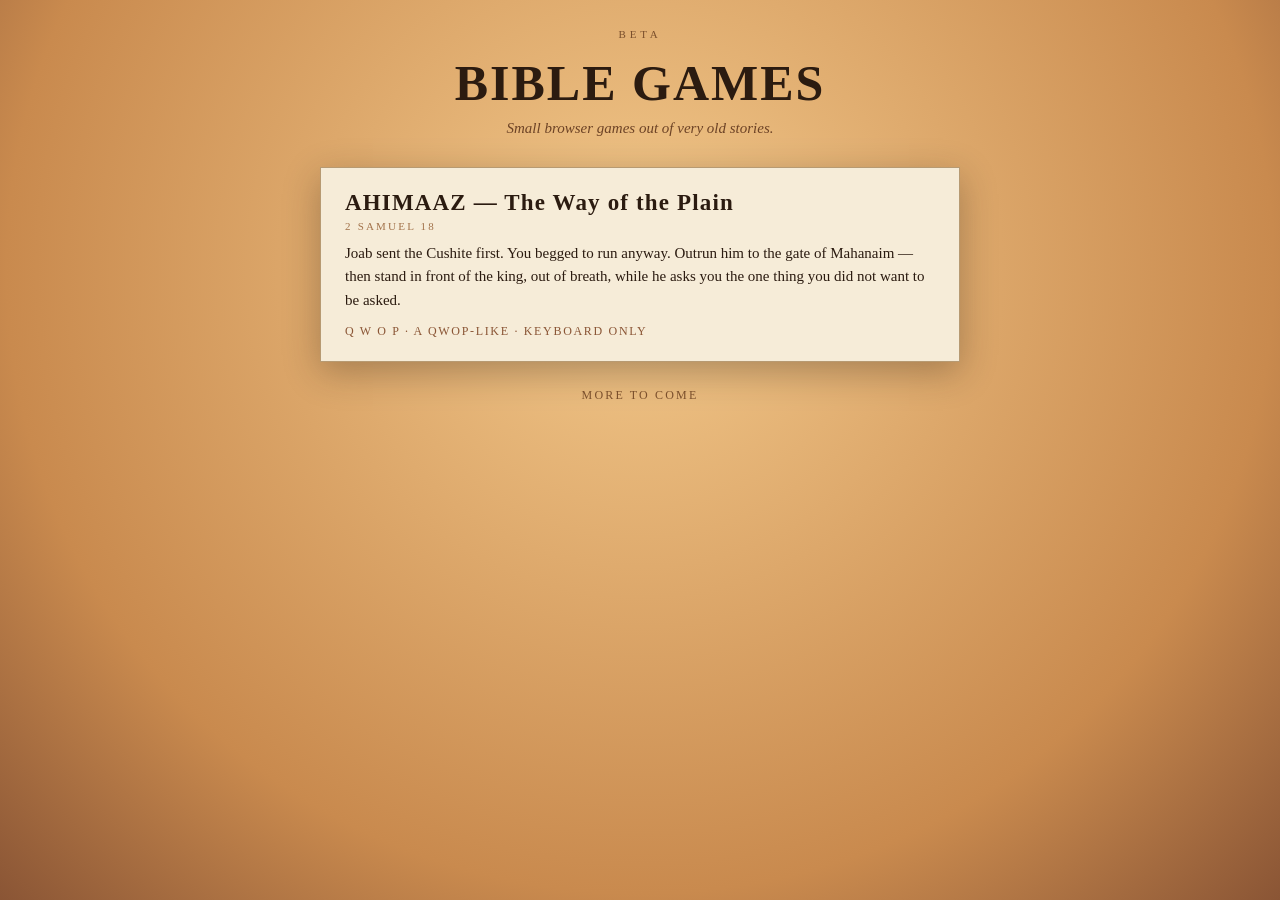
<file: index.html>
<!DOCTYPE html>
<html lang="en">
<head>
<meta charset="UTF-8">
<meta name="viewport" content="width=device-width, initial-scale=1.0">
<title>Bible Games &mdash; beta</title>
<style>
  * { margin: 0; padding: 0; box-sizing: border-box; }
  html, body { min-height: 100%; }
  body {
    font-family: Georgia, 'Times New Roman', serif;
    color: #2b1b10;
    background: radial-gradient(ellipse at 50% 30%, #f3c98b 0%, #c98a4e 70%, #8a5535 100%);
    display: flex; align-items: center; justify-content: center;
    padding: 28px;
  }
  .wrap { width: min(640px, 100%); }
  .eyebrow {
    font-size: 11px; letter-spacing: 0.34em; text-transform: uppercase;
    color: #7a4f2c; margin-bottom: 14px; text-align: center;
  }
  h1 {
    font-size: clamp(30px, 7vw, 50px); letter-spacing: 0.04em;
    text-align: center; margin-bottom: 8px;
  }
  .sub {
    text-align: center; font-style: italic; color: #6d4326;
    margin-bottom: 30px; font-size: 15px;
  }
  a.game {
    display: block; text-decoration: none; color: inherit;
    background: #f6ecd8; border: 1px solid #b79a72;
    box-shadow: 0 10px 34px rgba(43, 27, 16, 0.32);
    padding: 22px 24px; margin-bottom: 14px;
  }
  a.game:hover { background: #fffaf0; border-color: #b8452f; }
  a.game h2 { font-size: 23px; letter-spacing: 0.05em; margin-bottom: 4px; }
  a.game .ref {
    font-size: 11px; letter-spacing: 0.2em; text-transform: uppercase;
    color: #a2724a; margin-bottom: 10px;
  }
  a.game p { font-size: 15px; line-height: 1.55; }
  a.game .keys {
    margin-top: 12px; font-size: 12px; letter-spacing: 0.14em;
    text-transform: uppercase; color: #8a5535;
  }
  footer {
    text-align: center; margin-top: 26px; font-size: 12px;
    letter-spacing: 0.18em; text-transform: uppercase; color: #7a4f2c;
  }
</style>
</head>
<body>
  <div class="wrap">
    <div class="eyebrow">Beta</div>
    <h1>BIBLE GAMES</h1>
    <div class="sub">Small browser games out of very old stories.</div>

    <a class="game" href="ahimaaz/index.html">
      <h2>AHIMAAZ &mdash; The Way of the Plain</h2>
      <div class="ref">2 Samuel 18</div>
      <p>Joab sent the Cushite first. You begged to run anyway. Outrun him to the gate of
         Mahanaim &mdash; then stand in front of the king, out of breath, while he asks you
         the one thing you did not want to be asked.</p>
      <div class="keys">Q W O P &middot; a QWOP-like &middot; keyboard only</div>
    </a>

    <footer>More to come</footer>
  </div>
</body>
</html>
</file>
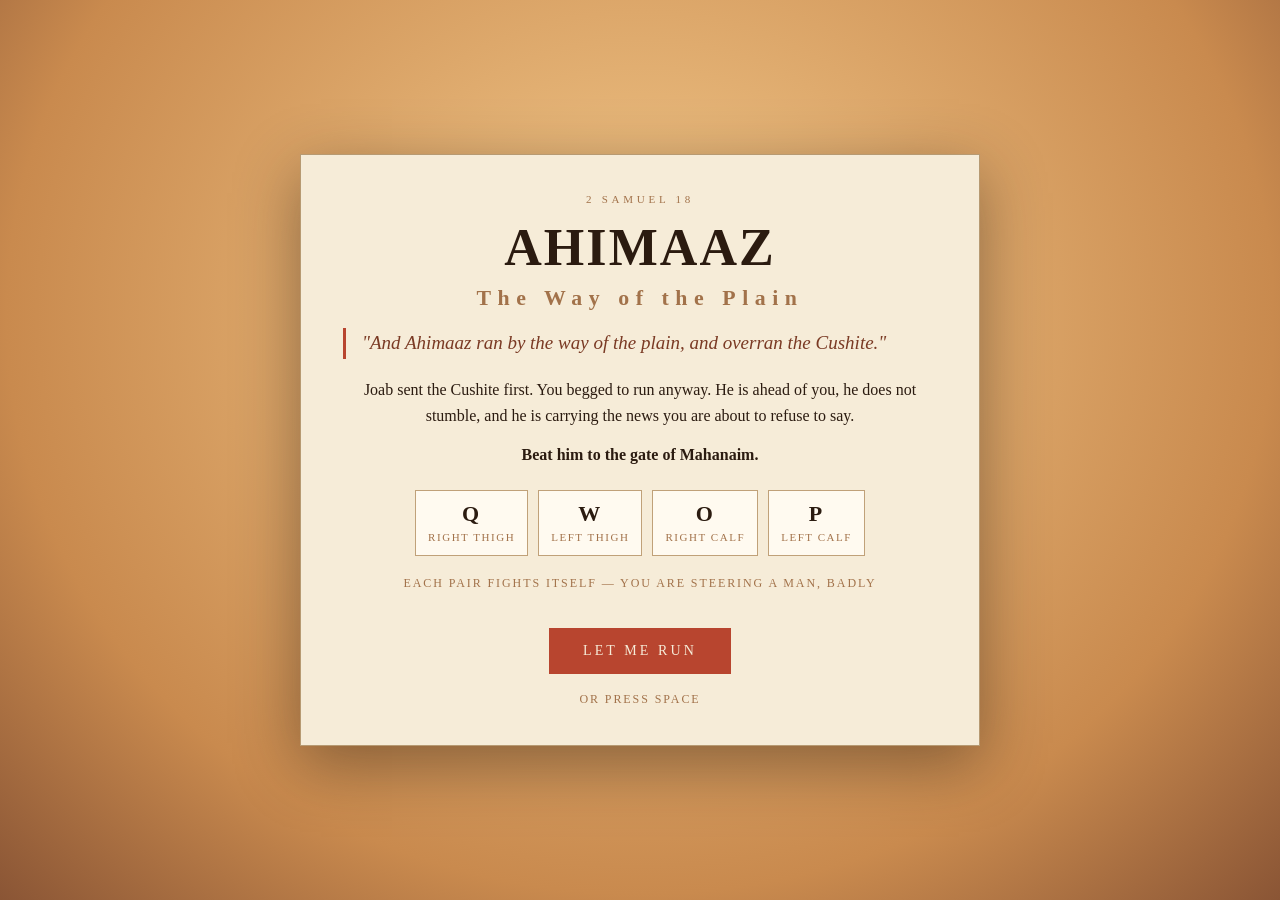
<file: ahimaaz/index.html>
<!DOCTYPE html>
<html lang="en">
<head>
<meta charset="UTF-8">
<meta name="viewport" content="width=device-width, initial-scale=1.0">
<title>AHIMAAZ &mdash; The Way of the Plain</title>
<link rel="stylesheet" href="src/style.css">
</head>
<body>

<!-- TITLE -->
<div id="titleScreen" class="screen card-screen active">
  <div class="card">
    <div class="eyebrow">2 Samuel 18</div>
    <h1>AHIMAAZ<span>The Way of the Plain</span></h1>
    <p class="verse">"And Ahimaaz ran by the way of the plain, and overran the Cushite."</p>
    <p>Joab sent the Cushite first. You begged to run anyway. He is ahead of you, he does not
       stumble, and he is carrying the news you are about to refuse to say.</p>
    <p><b>Beat him to the gate of Mahanaim.</b></p>
    <div class="keys">
      <div class="key"><b>Q</b><i>right thigh</i></div>
      <div class="key"><b>W</b><i>left thigh</i></div>
      <div class="key"><b>O</b><i>right calf</i></div>
      <div class="key"><b>P</b><i>left calf</i></div>
    </div>
    <p class="hint">each pair fights itself &mdash; you are steering a man, badly</p>
    <button class="btn" onclick="beginBrief()">LET ME RUN</button>
    <div class="hint">or press SPACE</div>
  </div>
</div>

<!-- JOAB'S CHARGE -->
<div id="briefScreen" class="screen card-screen">
  <div class="card">
    <div class="eyebrow">Before the wood of Ephraim &mdash; <span id="briefStep"></span></div>
    <h2 id="briefWho">AHIMAAZ</h2>
    <p class="verse" id="briefText"></p>
    <p class="note" id="briefNote"></p>
    <button class="btn" onclick="advanceBrief()">GO ON</button>
    <div class="hint">SPACE</div>
  </div>
</div>

<!-- THE RUN -->
<div id="gameScreen" class="screen">
  <canvas id="gameCanvas"></canvas>
</div>

<!-- FALLEN -->
<div id="fallenScreen" class="screen card-screen overlay">
  <div class="card">
    <div class="eyebrow">You are down</div>
    <h2>THE PLAIN TAKES YOU</h2>
    <p class="verse" id="fallLine"></p>
    <div class="stats">
      <div class="stat"><b id="fallDist">0</b><i>cubits</i></div>
      <div class="stat"><b id="fallBest">0</b><i>best</i></div>
      <div class="stat"><b id="fallCush">0</b><i>the Cushite</i></div>
    </div>
    <button class="btn" onclick="startRun()">RUN AGAIN</button>
    <div class="hint">SPACE or R</div>
  </div>
</div>

<!-- ARRIVAL -->
<div id="arriveScreen" class="screen card-screen overlay">
  <div class="card">
    <div class="eyebrow">Arrived in <span id="arriveTime"></span></div>
    <h2 id="arriveTitle"></h2>
    <div id="arriveBody"></div>
    <button class="btn" id="arriveBtn" onclick="toAudience()"></button>
  </div>
</div>

<!-- THE KING'S QUESTION -->
<div id="audienceScreen" class="screen card-screen overlay">
  <div class="card">
    <div class="eyebrow">Between the two gates</div>
    <h2>"IS THE YOUNG MAN ABSALOM SAFE?"</h2>
    <p>You have run further and faster than the man Joab trusted with this. You are standing in front
       of the king, out of breath, and he has asked you the one thing you did not want to be asked.</p>
    <button class="choice" onclick="answerDavid('dodge')">
      <s>1 &mdash; what Ahimaaz said</s>
      <em>"I saw a great tumult, but I knew not what it was."</em>
    </button>
    <button class="choice" onclick="answerDavid('truth')">
      <s>2 &mdash; what you know</s>
      <em>"The young man is dead."</em>
    </button>
  </div>
</div>

<!-- ENDING -->
<div id="endScreen" class="screen card-screen">
  <div class="card">
    <div class="eyebrow">The end of it</div>
    <h2 id="endTitle"></h2>
    <div id="endBody"></div>
    <div id="endSources"></div>
    <p class="hint" id="endStats"></p>
    <button class="btn" onclick="showTitle()">RUN IT AGAIN</button>
    <div class="hint">SPACE</div>
  </div>
</div>

<!-- JS modules in dependency order -->
<script src="src/config.js"></script>
<script src="src/audio.js"></script>
<script src="src/ragdoll.js"></script>
<script src="src/state.js"></script>
<script src="src/input.js"></script>
<script src="src/logic.js"></script>
<script src="src/render.js"></script>
<script src="src/ui.js"></script>
<script src="src/main.js"></script>
</body>
</html>
</file>
<file: ahimaaz/src/style.css>
* { margin: 0; padding: 0; box-sizing: border-box; }

html, body {
  width: 100%; height: 100%;
  overflow: hidden;
  background: #2b1b10;
  font-family: Georgia, 'Times New Roman', serif;
  color: #2b1b10;
  user-select: none;
}

/* ── screen manager ────────────────────────────── */
.screen { position: absolute; inset: 0; display: none; }
.screen.active { display: flex; }

/* the parchment cards */
.card-screen {
  align-items: center; justify-content: center;
  background: radial-gradient(ellipse at 50% 35%, #f3c98b 0%, #c98a4e 70%, #8a5535 100%);
  padding: 24px;
}

.card {
  width: min(680px, 92vw);
  background: #f6ecd8;
  border: 1px solid #b79a72;
  box-shadow: 0 18px 60px rgba(43, 27, 16, 0.45);
  padding: 38px 42px;
  text-align: center;
  max-height: 92vh;
  overflow-y: auto;
}

.eyebrow {
  font-size: 11px; letter-spacing: 0.34em; text-transform: uppercase;
  color: #a2724a; margin-bottom: 16px;
}

h1 {
  font-size: clamp(30px, 6vw, 52px);
  letter-spacing: 0.04em; line-height: 1.05; font-weight: 700;
  margin-bottom: 6px;
}
h1 span { display: block; font-size: 0.42em; letter-spacing: 0.3em; color: #a2724a; margin-top: 12px; }

h2 { font-size: clamp(20px, 3.4vw, 30px); letter-spacing: 0.05em; margin-bottom: 14px; }

p { font-size: 16px; line-height: 1.62; margin-bottom: 13px; }

.verse {
  font-style: italic; font-size: 19px; color: #7a3a24;
  border-left: 3px solid #b8452f; padding-left: 16px; text-align: left;
  margin: 18px 0;
}
.lament {
  font-style: italic; font-size: 17px; color: #7a3a24;
  margin-top: 22px; padding-top: 18px; border-top: 1px solid #ddc9a6;
}
.cite { font-size: 12px; letter-spacing: 0.2em; color: #a2724a; text-transform: uppercase; }

/* the gloss under a verse — commentary, deliberately not scripture */
.note {
  font-size: 14px; line-height: 1.7; text-align: left;
  color: #6b4a30; background: #efe2c6;
  border: 1px solid #ddc9a6; border-left: none;
  padding: 14px 16px; margin: 0 0 4px;
}
.note .ref {
  display: block; margin-top: 8px;
  font-size: 10px; letter-spacing: 0.2em; text-transform: uppercase; color: #a2724a;
}
.note .heb { font-size: 17px; color: #7a3a24; letter-spacing: 0.02em; }

/* commentary links */
.refs { display: block; margin-top: 12px; padding-top: 10px; border-top: 1px solid #ddc9a6; }
.refs a {
  display: block; font-size: 12px; line-height: 1.5; margin-top: 5px;
  color: #8a4a2f; text-decoration: none; border-bottom: 1px dotted #c0a179;
}
.refs a:hover { color: #b8452f; border-bottom-style: solid; }
.refs a::before { content: '\2197\00a0'; color: #a2724a; }

/* the sources fold on the ending card */
.sources { text-align: left; margin-top: 20px; border-top: 1px solid #ddc9a6; padding-top: 14px; }
.sources summary {
  cursor: pointer; list-style: none;
  font-size: 11px; letter-spacing: 0.2em; text-transform: uppercase; color: #a2724a;
}
.sources summary::-webkit-details-marker { display: none; }
.sources summary::before { content: '+\00a0'; }
.sources[open] summary::before { content: '\2013\00a0'; }
.sources summary:hover { color: #b8452f; }
.sources p { font-size: 14px; line-height: 1.65; color: #6b4a30; margin: 12px 0 0; }
.sources .refs { border-top: none; padding-top: 0; }
.says { text-align: left; }
.says b { letter-spacing: 0.12em; font-size: 13px; }

.keys {
  display: flex; gap: 10px; justify-content: center; margin: 22px 0 6px;
  flex-wrap: wrap;
}
.key {
  min-width: 92px;
  border: 1px solid #c0a179; background: #fffaf0;
  padding: 10px 12px;
}
.key b { display: block; font-size: 22px; letter-spacing: 0.1em; }
.key i { font-style: normal; font-size: 11px; letter-spacing: 0.14em; color: #a2724a; text-transform: uppercase; }

.btn {
  font-family: inherit; font-size: 14px; letter-spacing: 0.22em;
  text-transform: uppercase; cursor: pointer;
  background: #b8452f; color: #f6ecd8;
  border: none; padding: 15px 34px; margin-top: 22px;
}
.btn:hover { background: #96341f; }
.btn.alt { background: transparent; color: #8a5535; border: 1px solid #c0a179; }
.btn.alt:hover { background: #ece0c8; }

.hint { font-size: 12px; letter-spacing: 0.16em; color: #a2724a; text-transform: uppercase; margin-top: 18px; }

/* ── the run ───────────────────────────────────── */
#gameScreen { background: #e08a4e; }
#gameCanvas { width: 100%; height: 100%; display: block; }

/* ── stat strip on the fail card ───────────────── */
.stats { display: flex; justify-content: center; gap: 34px; margin: 20px 0 4px; }
.stat b { display: block; font-size: 30px; line-height: 1; }
.stat i { font-style: normal; font-size: 10px; letter-spacing: 0.2em; color: #a2724a; text-transform: uppercase; }

/* ── the king's question ───────────────────────── */
.choice {
  display: block; width: 100%; text-align: left; cursor: pointer;
  font-family: inherit; font-size: 16px; line-height: 1.5;
  background: #fffaf0; border: 1px solid #c0a179;
  padding: 16px 18px; margin-top: 12px;
}
.choice:hover { background: #f0e3c8; border-color: #b8452f; }
.choice em { font-style: italic; }
.choice s { display: block; text-decoration: none; font-size: 11px; letter-spacing: 0.18em;
            color: #a2724a; text-transform: uppercase; margin-bottom: 6px; }

/* the fail and arrival cards sit over the live canvas */
.overlay { background: rgba(43, 27, 16, 0.55); }
.overlay .card { background: #f6ecd8f2; }
</file>
